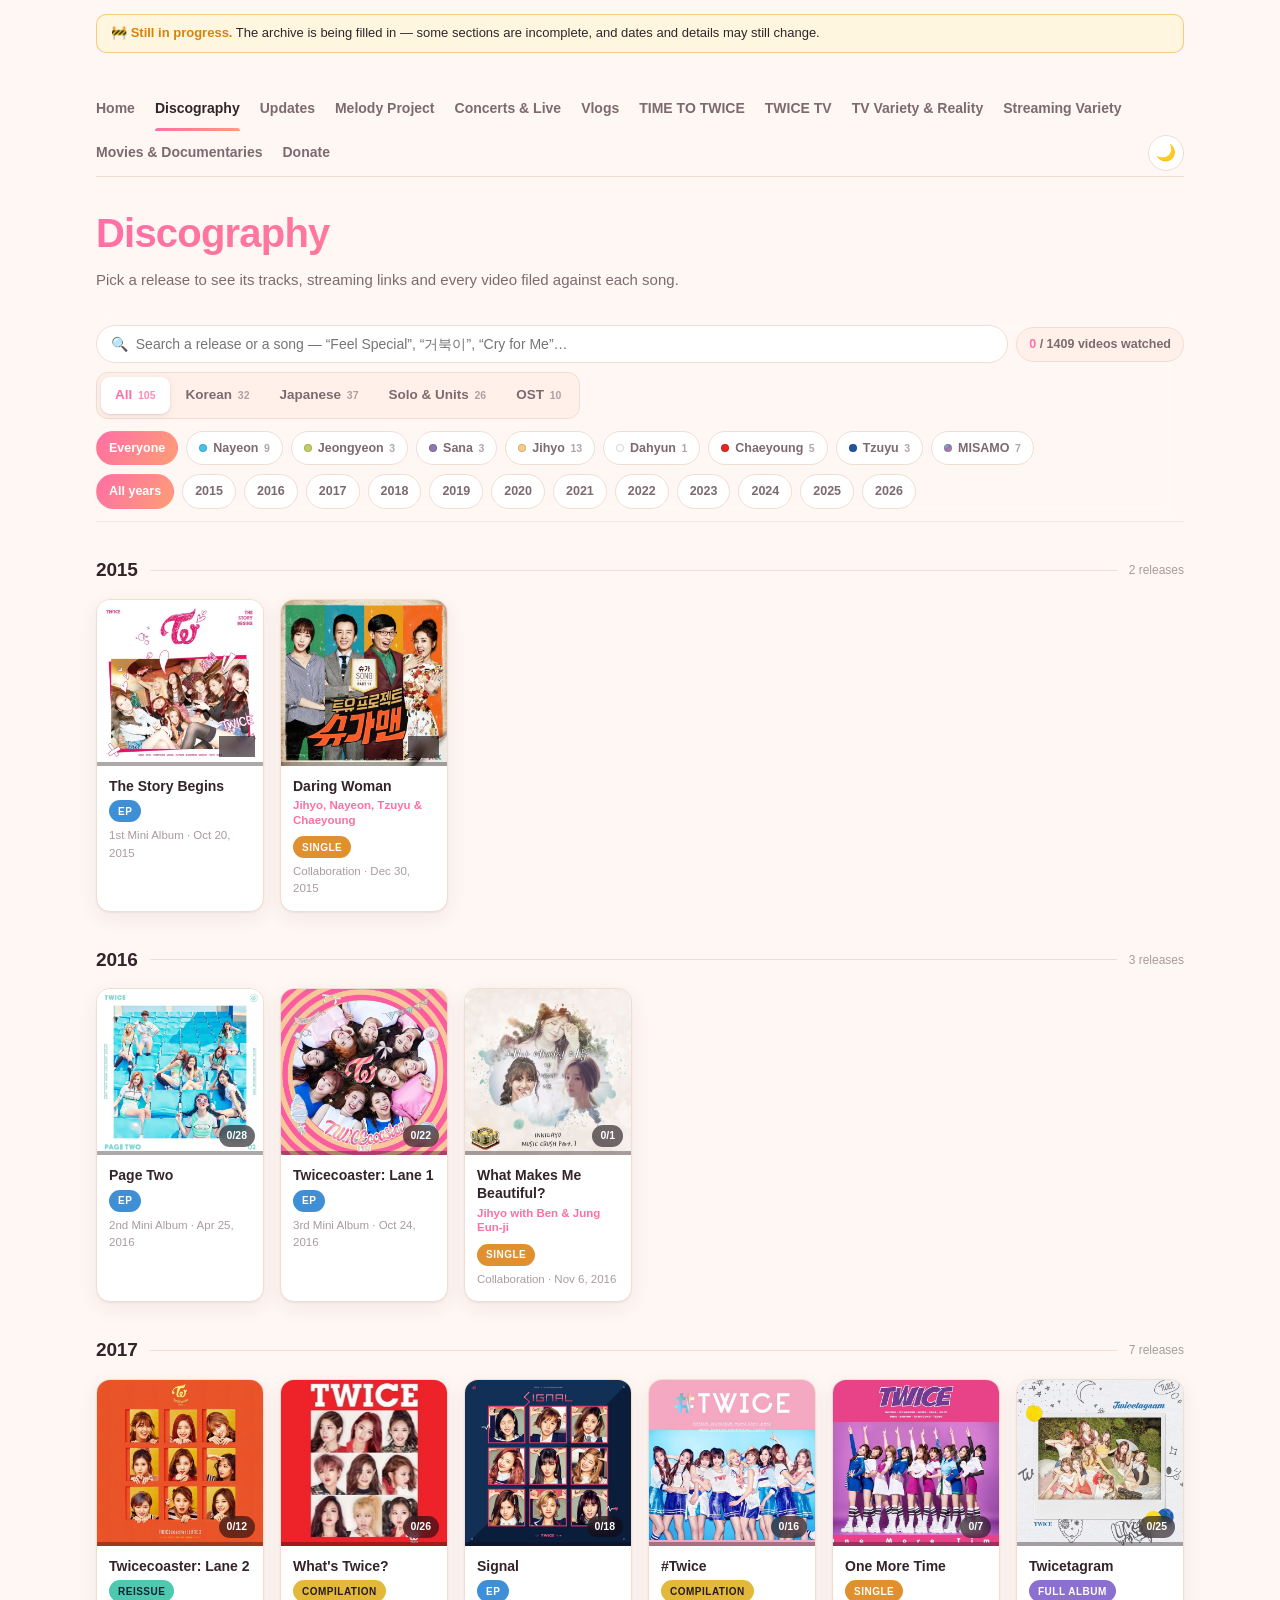
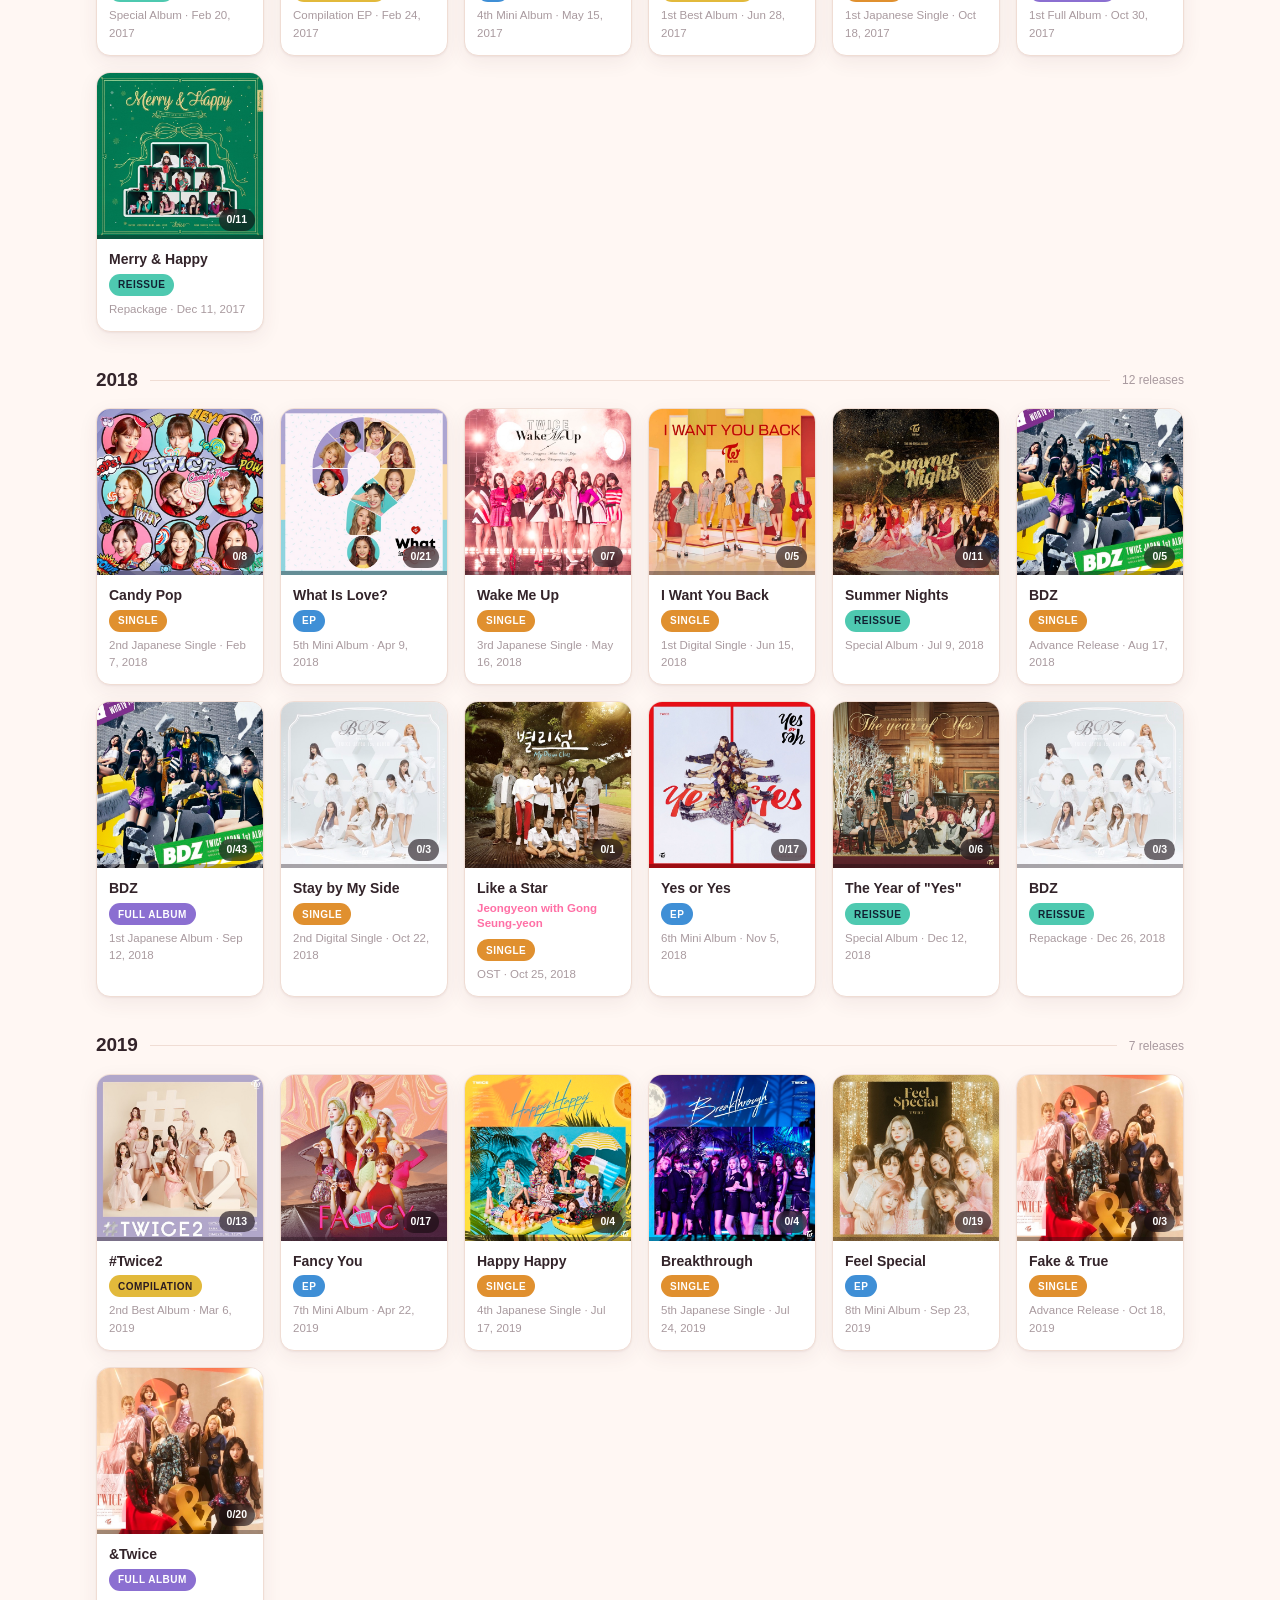
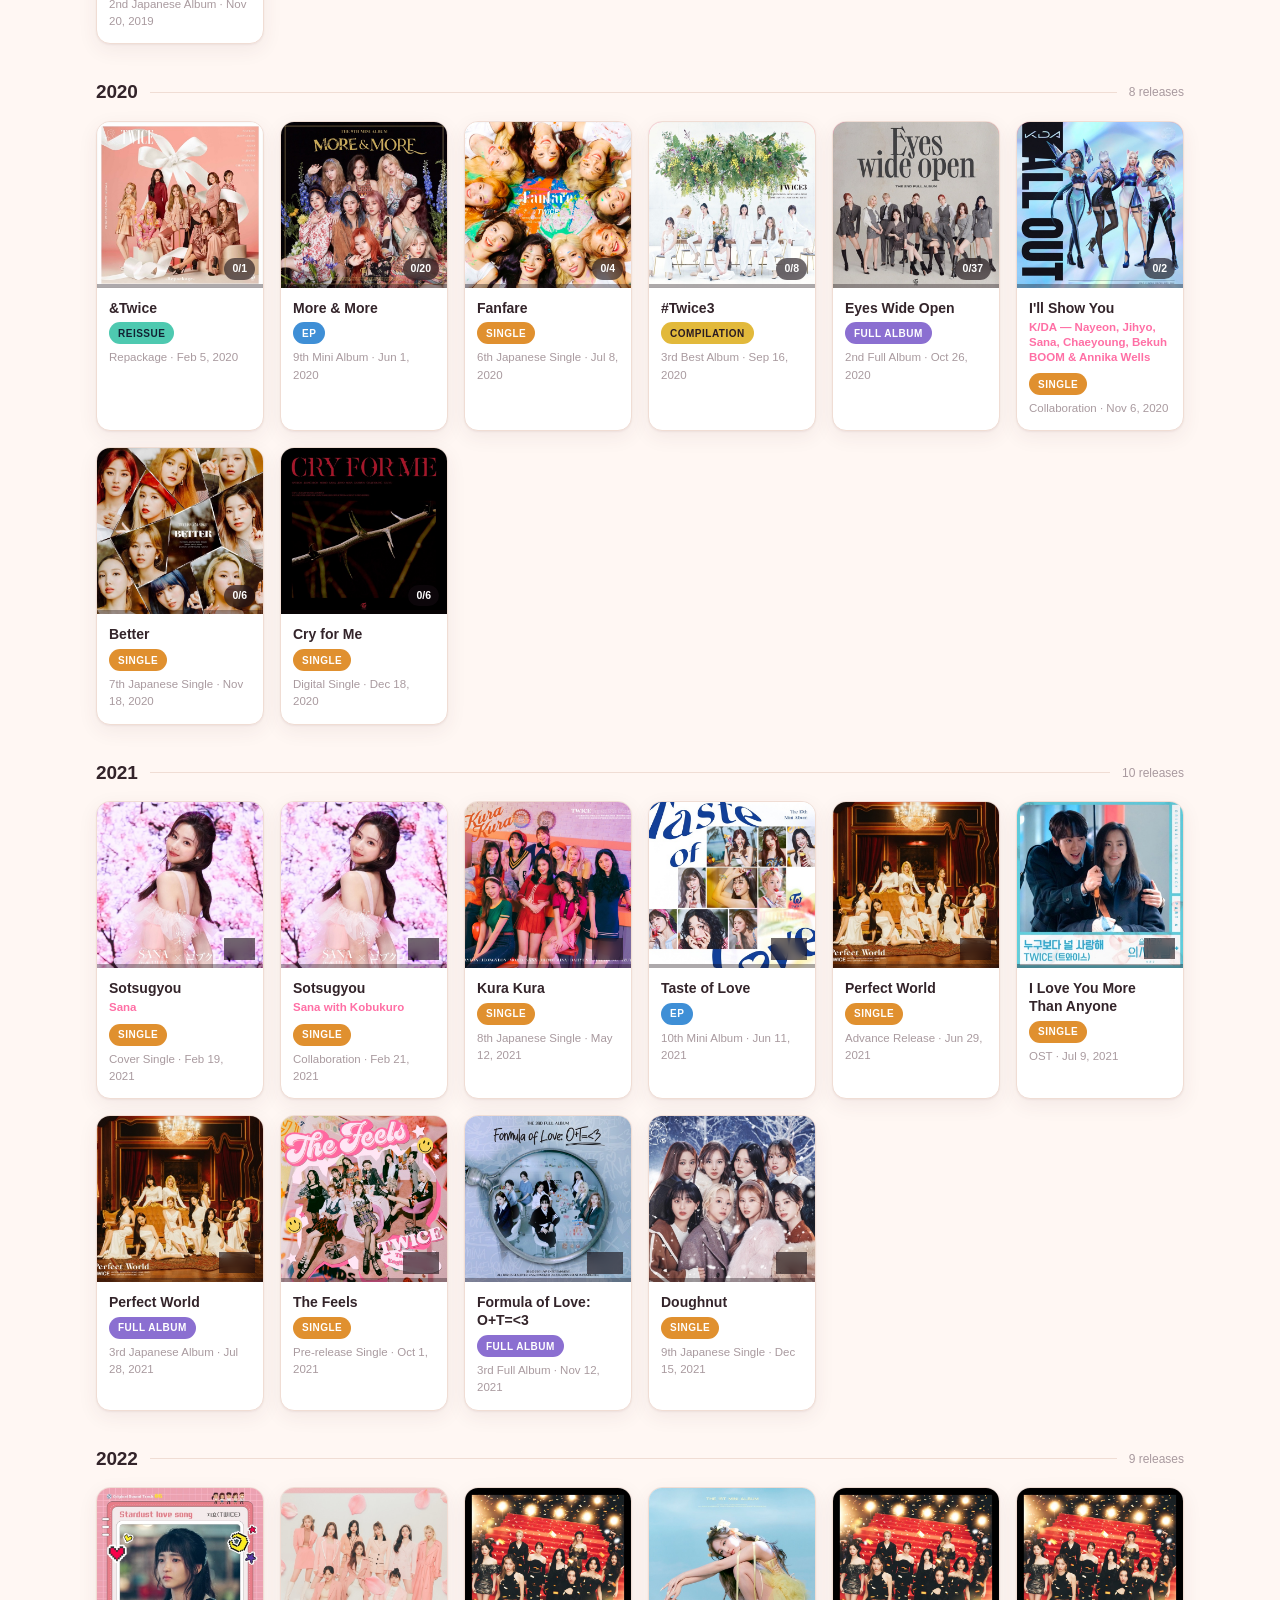
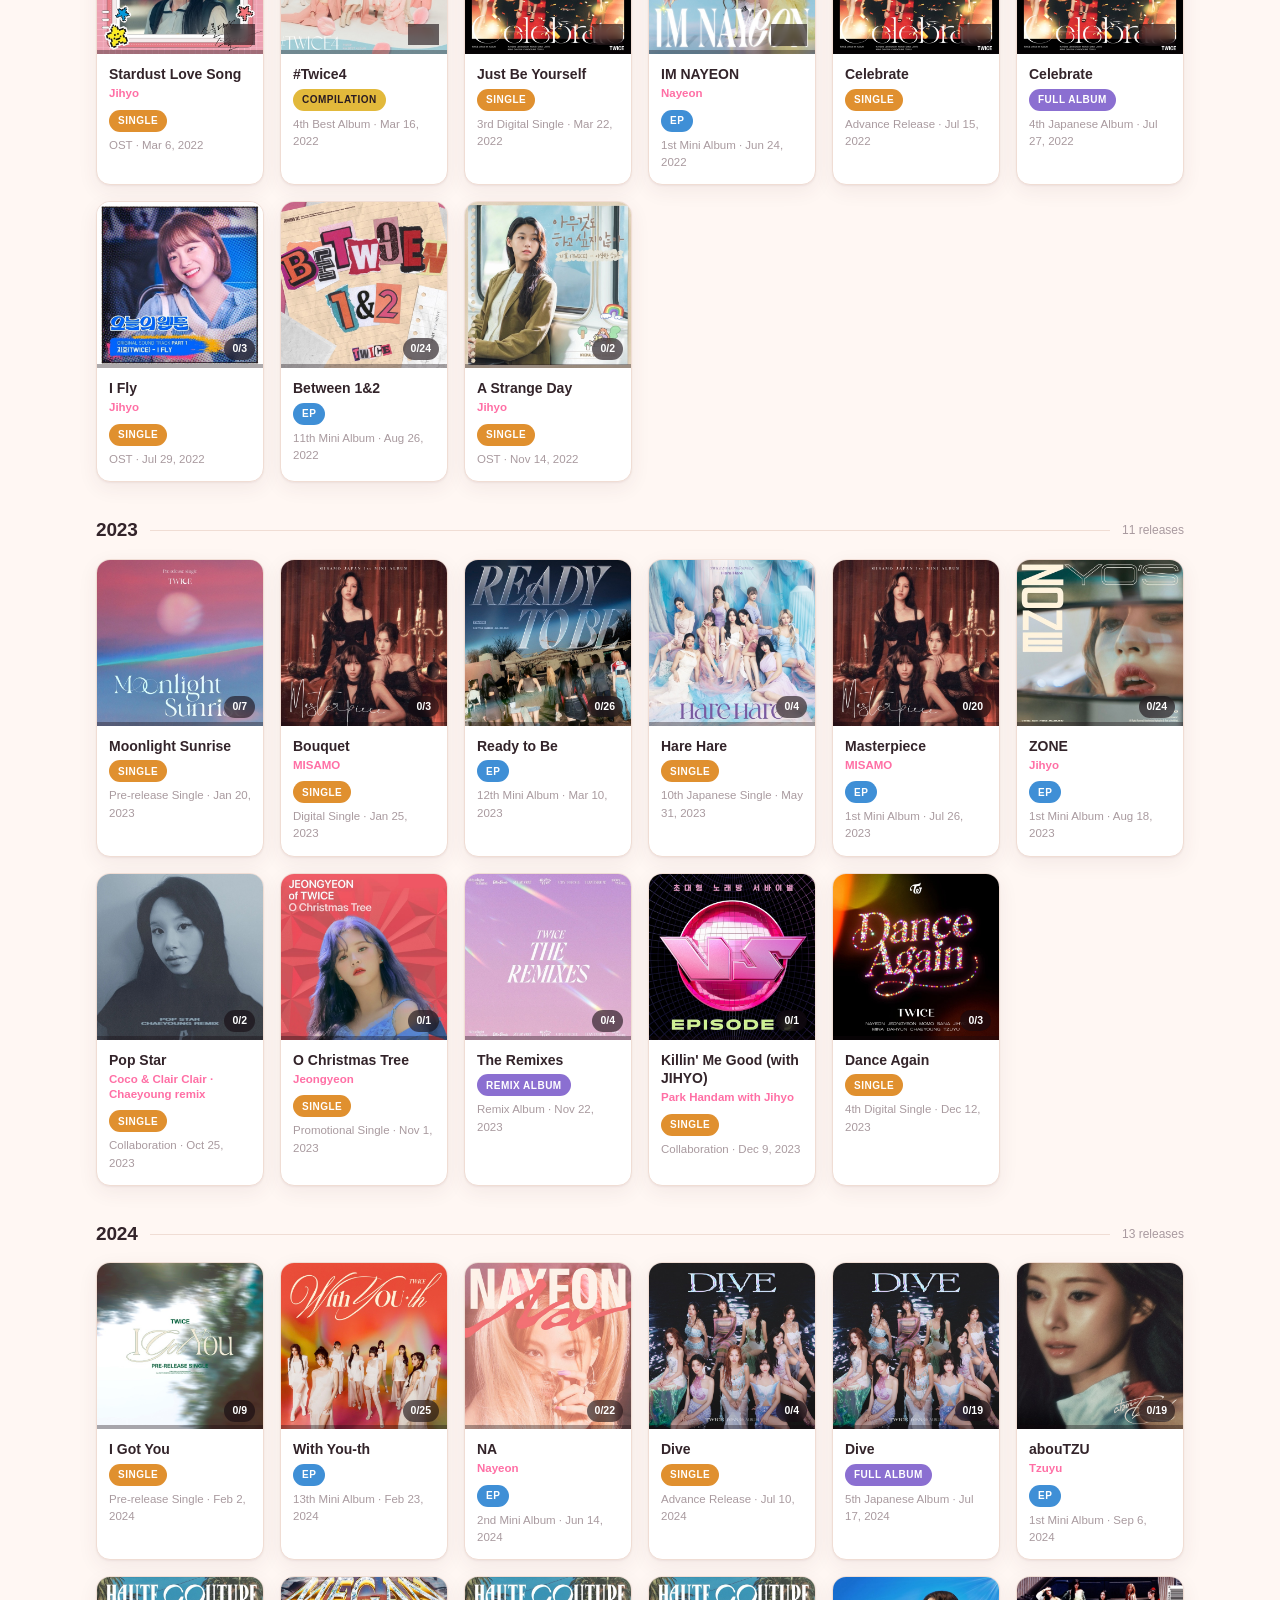
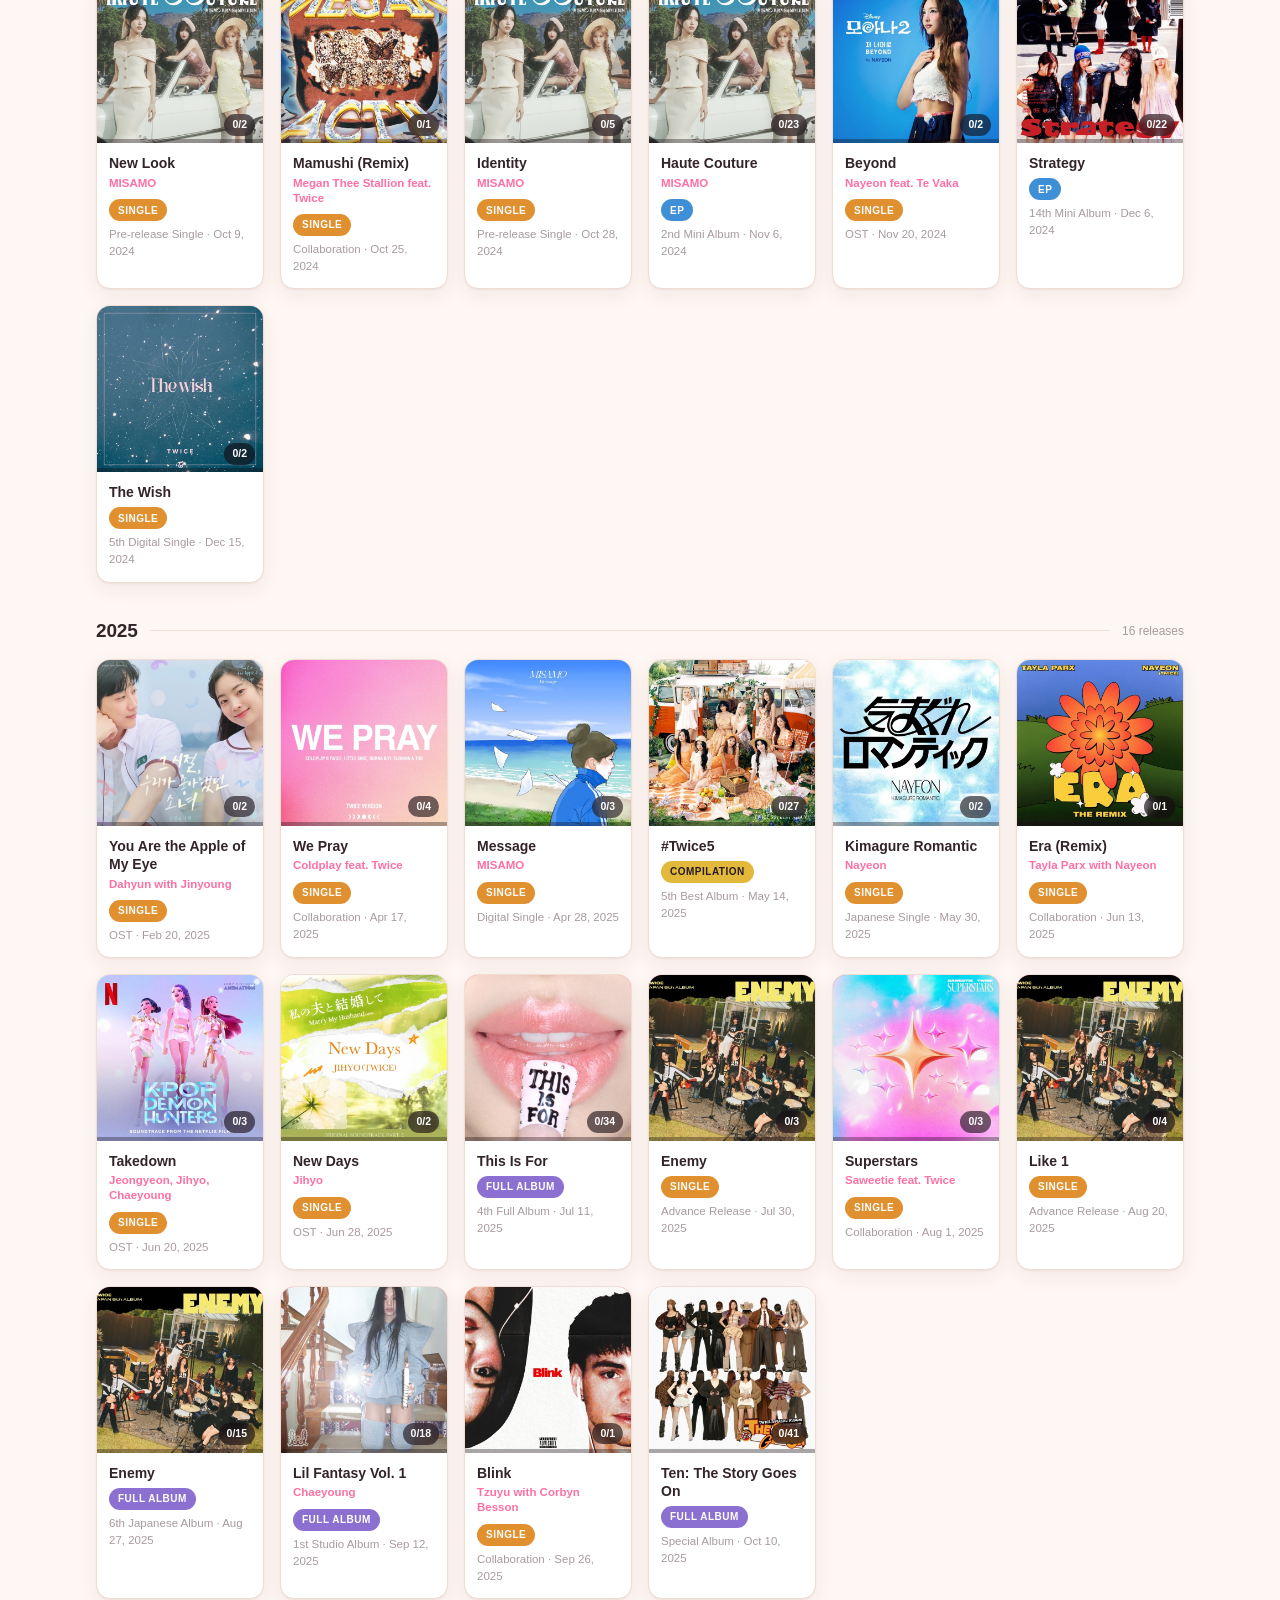
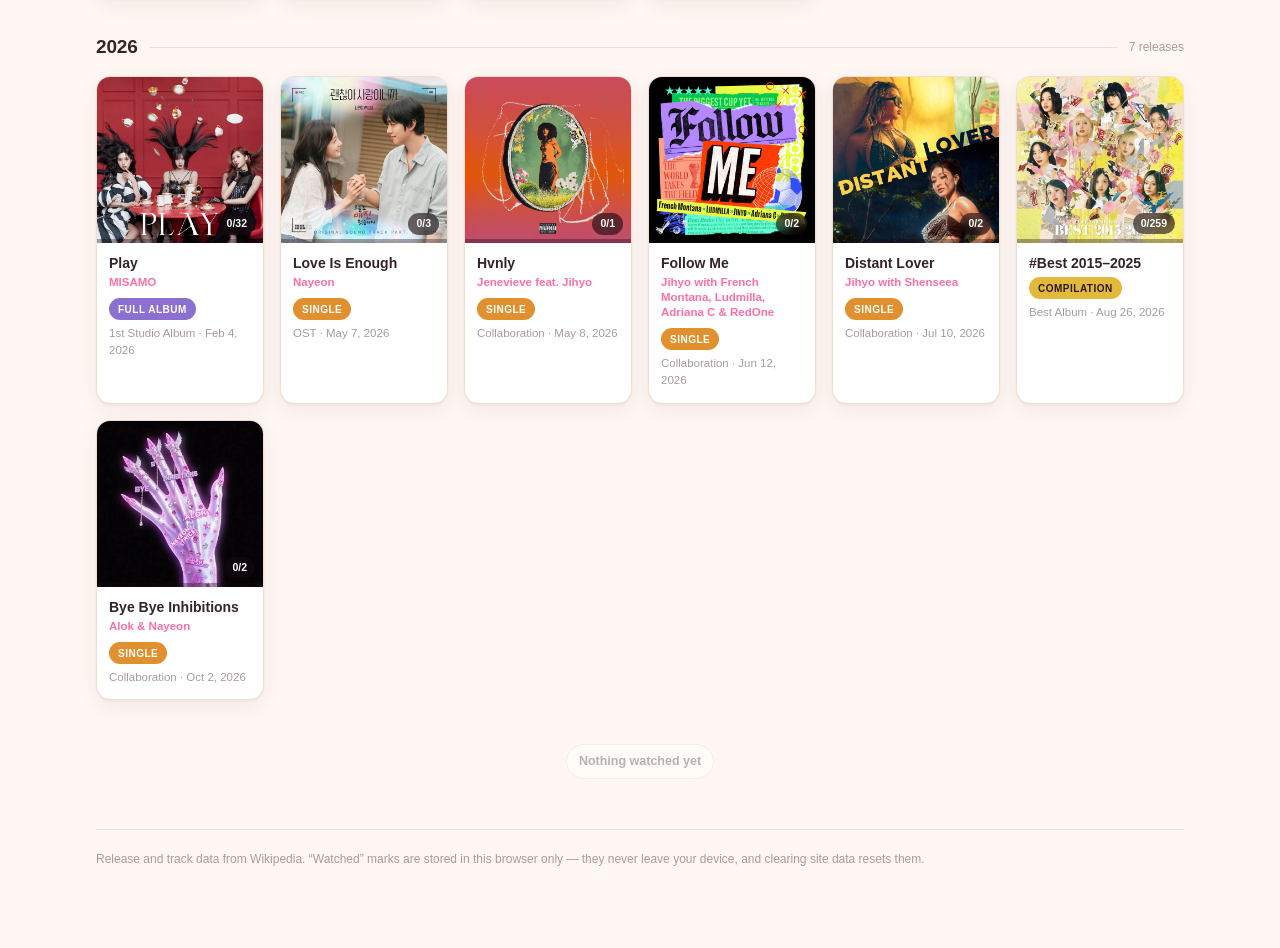
<file: discography.html>
<!DOCTYPE html>
<html lang="en" data-accent="discography">
<head>
<meta charset="UTF-8">
<meta name="viewport" content="width=device-width, initial-scale=1.0">
<title>Discography · Candybong Vault</title>
<meta name="description" content="Every TWICE Korean release with its music videos, lyric videos and performance videos.">
<link rel="icon" type="image/png" href="assets/img/favicon.png?v=281">
<link rel="apple-touch-icon" href="assets/img/apple-touch-icon.png?v=281">
<link rel="stylesheet" href="assets/css/style.css?v=281">
<script>try{var t=localStorage.getItem('twice-archive:theme');if(t==='light'||t==='dark')document.documentElement.setAttribute('data-theme',t)}catch(e){}</script>
</head>
<body>
<div class="wrap">

  <p class="wip-banner" role="status">🚧 <b>Still in progress.</b> The archive is being filled in — some sections are incomplete, and dates and details may still change.</p>

  <header class="site-head">
    <nav class="site-nav">
      <button type="button" class="theme-toggle" id="themeToggle" aria-label="Switch theme">🌙</button>
    </nav>
    <h1>Discography</h1>
    <p>Pick a release to see its tracks, streaming links and every video filed against each song.</p>
  </header>

  <div class="toolbar">
    <div class="row">
      <input type="text" class="search" id="search"
             placeholder="🔍  Search a release or a song — “Feel Special”, “거북이”, “Cry for Me”…">
      <span class="progress-pill" id="progress"></span>
    </div>
    <div class="row tabs" id="categories"><!-- Korean / Japanese / Solo chips, built by discography.js --></div>
    <div class="row" id="members"><!-- member chips, built by discography.js --></div>
    <div class="row" id="eras"><!-- year chips, built by discography.js --></div>
  </div>

  <div id="grid"></div>

  <div class="reset-row">
    <button type="button" class="chip danger" id="resetProgress">Reset watched progress</button>
  </div>

  <footer class="site-foot">
    Release and track data from Wikipedia. “Watched” marks are stored in this browser only —
    they never leave your device, and clearing site data resets them.
  </footer>

</div>

<!-- Album detail. Filled by discography.js when a cover is clicked. -->
<div class="overlay" id="overlay" role="dialog" aria-modal="true" aria-label="Release details">
  <div class="panel" id="panelBody"></div>
</div>
<!-- Previous / next release. Kept outside the overlay: its backdrop-filter
     would otherwise make these scroll with the panel instead of floating. -->
<nav class="panel-float" id="panelArrows" aria-label="Browse releases"></nav>

<script src="assets/js/core.js?v=281"></script>
<script src="assets/js/discography.js?v=281"></script>
<script src="assets/js/theme.js?v=281"></script>
</body>
</html>
</file>
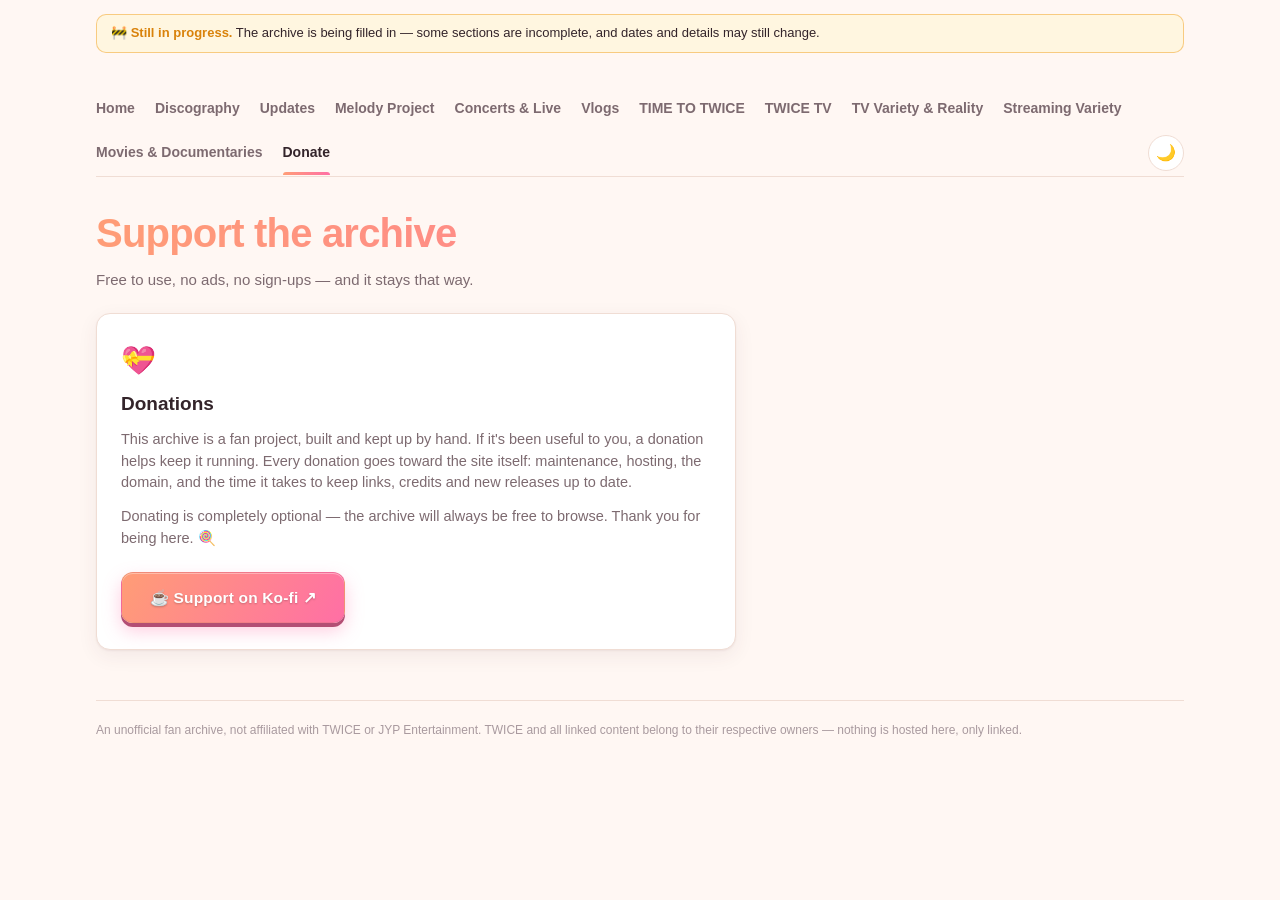
<file: donate.html>
<!DOCTYPE html>
<html lang="en">
<head>
<meta charset="UTF-8">
<meta name="viewport" content="width=device-width, initial-scale=1.0">
<title>Donate · The Candybong Vault</title>
<meta name="description" content="Support The Candybong Vault, a fan-made TWICE archive. Donations go to site maintenance and hosting.">
<link rel="icon" type="image/png" href="assets/img/favicon.png?v=281">
<link rel="apple-touch-icon" href="assets/img/apple-touch-icon.png?v=281">
<link rel="stylesheet" href="assets/css/style.css?v=281">
<script>try{var t=localStorage.getItem('twice-archive:theme');if(t==='light'||t==='dark')document.documentElement.setAttribute('data-theme',t)}catch(e){}</script>
</head>
<body>
<div class="wrap">

  <p class="wip-banner" role="status">🚧 <b>Still in progress.</b> The archive is being filled in — some sections are incomplete, and dates and details may still change.</p>

  <header class="site-head">
    <nav class="site-nav">
      <button type="button" class="theme-toggle" id="themeToggle" aria-label="Switch theme">🌙</button>
    </nav>
    <h1>Support the archive</h1>
    <p>Free to use, no ads, no sign-ups — and it stays that way.</p>
  </header>

  <section class="donate-card">
    <span class="emoji">💝</span>
    <h2>Donations</h2>
    <p>
      This archive is a fan project, built and kept up by hand. If it's been useful to you,
      a donation helps keep it running. Every donation goes toward the site itself:
      maintenance, hosting, the domain, and the time it takes to keep links, credits and
      new releases up to date.
    </p>
    <p>
      Donating is completely optional — the archive will always be free to browse.
      Thank you for being here. 🍭
    </p>

    <a class="donate-btn" href="https://ko-fi.com/jeongsatzu" target="_blank" rel="noopener">☕ Support on Ko-fi ↗</a>
  </section>

  <footer class="site-foot">
    An unofficial fan archive, not affiliated with TWICE or JYP Entertainment. TWICE and all
    linked content belong to their respective owners — nothing is hosted here, only linked.
  </footer>

</div>
<script src="assets/js/theme.js?v=281"></script>
</body>
</html>
</file>
<file: assets/css/style.css>
/* ---------------------------------------------------------------------------
   TWICE Content Archive — shared stylesheet.

   Every colour is a token on :root so the dark-mode block below only has to
   restate the handful that actually change. Pages set data-accent on <html>
   to tint themselves per section (discography, time-to-twice, …) without
   needing their own stylesheet.
--------------------------------------------------------------------------- */

:root {
  --peach:      #ff9d76;
  --candy:      #ff6fa5;
  --grape:      #8b6fd1;
  --mint:       #4ec9b0;

  --accent:     var(--peach);
  --accent-2:   var(--candy);
  --accent-ink: var(--accent);   /* accent used as text; pages with a pale accent point it at --accent-2 */

  --bg:         #fff7f3;
  --surface:    #ffffff;
  --surface-2:  #fff1ea;
  --line:       #f0ddd4;
  --line-soft:  #f7e8e1;

  --text:       #33242a;
  --text-soft:  #7d6a70;
  --text-faint: #a99a9f;

  --ok:         #2e9e6b;
  --warn:       #c97a1e;

  --radius:     14px;
  --radius-sm:  9px;
  --shadow:     0 1px 2px rgba(80,40,50,.06), 0 6px 20px rgba(80,40,50,.07);
  --shadow-lg:  0 10px 50px rgba(60,25,40,.22);

  --font: "Pretendard", -apple-system, BlinkMacSystemFont, "Segoe UI", Roboto,
          "Helvetica Neue", "Apple SD Gothic Neo", "Malgun Gothic", sans-serif;
}

/* Section tints. Each page sets one on <html>. */
:root[data-accent="discography"] { --accent: var(--candy);  --accent-2: var(--peach); }
:root[data-accent="shows"]       { --accent: var(--grape);  --accent-2: var(--candy); }
/* Updates through Movies & Documentaries each wear one member's colour, in menu
   order, fading into a deeper shade of it (the member hex matches MEMBER_COLORS in core.js). */
:root[data-accent="updates"]     { --accent: #49c0ec; --accent-2: #1f7fb8; } /* Nayeon */
:root[data-accent="covers"]      { --accent: #c4cc63; --accent-2: #737d1c; } /* Jeongyeon (her Lovely's green) */
:root[data-accent="live"]        { --accent: #e67ea3; --accent-2: #c2457e; } /* Momo */
:root[data-accent="vlogs"]       { --accent: #8c79b4; --accent-2: #5b4596; } /* Sana */
:root[data-accent="ttt"]         { --accent: #f9cc85; --accent-2: #e0913a; } /* Jihyo */
:root[data-accent="twicetv"]     { --accent: #62dab4; --accent-2: #1f9a76; } /* Mina (her Lovely's mint) */
/* Dahyun's white. White vanishes on the light page, so there it's silver;
   the dark page gets the pearl white itself (set below, with the dark inks). */
:root[data-accent="variety"]     { --accent: #c9c4ce; --accent-2: #8a8490; } /* Dahyun */
:root[data-accent="streaming"]   { --accent: #e62722; --accent-2: #a8151a; } /* Chaeyoung */
:root[data-accent="movies"]      { --accent: #2253a3; --accent-2: #163a78; } /* Tzuyu */
:root:is([data-accent="covers"], [data-accent="live"], [data-accent="vlogs"],
      [data-accent="twicetv"], [data-accent="variety"], [data-accent="updates"],
      [data-accent="ttt"], [data-accent="streaming"], [data-accent="movies"]) { --accent-ink: var(--accent-2); }
/* Silver is too light to read as text on the light page; a deeper grey does. */
:root[data-accent="variety"] { --accent-ink: #6d6772; }
/* …but on the dark background it's the bright member colour that reads. */
@media (prefers-color-scheme: dark) {
  :root:not([data-theme="light"]) { --accent-ink: var(--accent); }
}
:root[data-theme="dark"] { --accent-ink: var(--accent); }
/* Tzuyu's navy is too dark to read on the dark background; lift it. */
@media (prefers-color-scheme: dark) {
  :root[data-accent="movies"]:not([data-theme="light"]) { --accent-ink: #7fa6ea; }
}
:root[data-accent="movies"][data-theme="dark"] { --accent-ink: #7fa6ea; }
@media (prefers-color-scheme: dark) {
  :root[data-accent="variety"]:not([data-theme="light"]) { --accent: #f4f2f6; --accent-2: #bcb7c1; --accent-ink: #f4f2f6; }
}
:root[data-accent="variety"][data-theme="dark"] { --accent: #f4f2f6; --accent-2: #bcb7c1; --accent-ink: #f4f2f6; }
/* Jeongyeon's green, Jihyo's apricot, Mina's mint and Dahyun's white are too pale for white text on a selected chip. */
:root:is([data-accent="covers"], [data-accent="ttt"], [data-accent="twicetv"], [data-accent="variety"]) .chip.on { color: #2a1b22; }

@media (prefers-color-scheme: dark) {
  :root:not([data-theme="light"]) {
    --bg:        #171114;
    --surface:   #211820;
    --surface-2: #2b2029;
    --line:      #3a2c36;
    --line-soft: #312430;
    --text:      #f6ecf1;
    --text-soft: #bda9b5;
    --text-faint:#8e7a86;
    --ok:        #5fd39b;
    --warn:      #e0a457;
    --shadow:    0 1px 2px rgba(0,0,0,.35), 0 6px 20px rgba(0,0,0,.35);
    --shadow-lg: 0 10px 50px rgba(0,0,0,.6);
  }
}
:root[data-theme="dark"] {
  --bg:#171114; --surface:#211820; --surface-2:#2b2029; --line:#3a2c36;
  --line-soft:#312430; --text:#f6ecf1; --text-soft:#bda9b5; --text-faint:#8e7a86;
  --ok:#5fd39b; --warn:#e0a457;
  --shadow:0 1px 2px rgba(0,0,0,.35), 0 6px 20px rgba(0,0,0,.35);
  --shadow-lg:0 10px 50px rgba(0,0,0,.6);
}

* { box-sizing: border-box; }

body {
  margin: 0;
  font-family: var(--font);
  background: var(--bg);
  color: var(--text);
  -webkit-font-smoothing: antialiased;
  line-height: 1.5;
}

a { color: inherit; }

.wrap { max-width: 1120px; margin: 0 auto; padding: 0 16px 80px; }

/* ---------- header ---------- */

.site-head { padding: 34px 0 22px; }

/* Site-wide notice while the archive is being filled in. Remove the <p> from
   each page when it's done. */
.wip-banner {
  margin: 14px 0 0; padding: 9px 14px;
  border: 1px solid color-mix(in srgb, #f0980d 45%, transparent);
  border-radius: 10px;
  background: color-mix(in srgb, #ffc224 14%, var(--surface));
  color: var(--text); font-size: 13px; line-height: 1.45;
}
.wip-banner b { color: #d9820a; }

/* Site navigation reads as a menu bar — plain links on a rule, the current
   page underlined — so it can't be mistaken for the filter pills below it. */
.site-nav {
  display: flex; flex-wrap: wrap; gap: 0 20px; align-items: center;
  margin-bottom: 26px;
  border-bottom: 1px solid var(--line);
}
.site-nav a {
  position: relative;
  text-decoration: none; font-size: 14px; font-weight: 600;
  color: var(--text-soft);
  padding: 11px 0;
}
.site-nav a:hover { color: var(--text); }
.site-nav a.on { color: var(--text); }
.site-nav a.on::after {
  content: ""; position: absolute; left: 0; right: 0; bottom: -1px;
  height: 3px; border-radius: 3px 3px 0 0;
  background: linear-gradient(90deg, var(--accent), var(--accent-2));
}

/* Light / dark toggle, pushed to the right end of the nav row. */
.theme-toggle {
  margin: 5px 0 5px auto;
  width: 36px; height: 36px; border-radius: 999px;
  display: inline-grid; place-items: center;
  font-size: 16px; line-height: 1; cursor: pointer;
  border: 1px solid var(--line); background: var(--surface);
  transition: border-color .15s ease, transform .15s ease;
}
.theme-toggle:hover { border-color: var(--accent); transform: rotate(-12deg); }
.theme-toggle:focus-visible { outline: 2px solid var(--accent); outline-offset: 2px; }

.site-head h1 {
  margin: 0 0 6px;
  font-size: clamp(26px, 5vw, 40px);
  letter-spacing: -.02em;
  background: linear-gradient(100deg, var(--accent), var(--accent-2));
  -webkit-background-clip: text; background-clip: text;
  -webkit-text-fill-color: transparent;
}
/* The home page's site name: capitals from CSS rather than typed, so screen
   readers still read it as words. Loosened, since caps crowd at -.02em. */
.site-head h1.site-title { text-transform: uppercase; letter-spacing: .04em; }
.site-head p { margin: 0; color: var(--text-soft); font-size: 15px; }
/* ---------- Get to Know TWICE (home page) ---------- */

/* A rule under the section sets it apart from the archive cards below. */
.intro {
  margin: 8px 0 30px; padding-bottom: 32px;
  border-bottom: 1px solid var(--line);
}
.intro-title { margin: 0 0 4px; font-size: 20px; }
.intro-lede { margin: 0 0 14px; font-size: 14px; color: var(--text-soft); }
.intro-grid {
  display: grid; gap: 14px;
  grid-template-columns: repeat(auto-fill, minmax(260px, 1fr));
}
.intro-card {
  display: flex; flex-direction: column; text-decoration: none;
  background: var(--surface);
  border: 1px solid var(--line);
  border-radius: var(--radius);
  overflow: hidden;
  box-shadow: var(--shadow);
  transition: transform .15s ease, border-color .15s ease;
}
.intro-card:hover { transform: translateY(-3px); border-color: var(--accent); }
/* min-height: 0, or a flex column lets the 4:3 YouTube image stretch the box past 16:9. */
.intro-card .thumb { position: relative; display: block; aspect-ratio: 16 / 9; min-height: 0; overflow: hidden; background: var(--surface-2); }
.intro-card .thumb img { width: 100%; height: 100%; object-fit: cover; display: block; }
.intro-card .thumb i {
  position: absolute; right: 8px; bottom: 8px;
  font-style: normal; font-size: 11.5px; font-weight: 700; color: #fff;
  padding: 2px 6px; border-radius: 5px; background: rgba(0,0,0,.72);
}
.intro-card .body { display: block; padding: 12px 14px 14px; }
.intro-card b { display: block; font-size: 15px; margin-bottom: 3px; }
.intro-card small { display: block; font-size: 12.5px; color: var(--text-soft); }

/* First-song picks: intro cards with a "who it's for" tag over the title and a
   second link along the bottom, so the card is an <article> holding two links
   rather than one link itself. */
.intro-picks { margin-top: 22px; }
/* Narrower minimum than the cards above, so all five picks share a row on a
   laptop instead of leaving one on its own. */
.intro-picks .intro-grid { grid-template-columns: repeat(auto-fill, minmax(196px, 1fr)); }
.pick-card .pick-main { display: flex; flex-direction: column; flex: 1; text-decoration: none; }
.pick-card .pick-main:focus-visible,
.pick-card .pick-more:focus-visible { outline: 2px solid var(--accent); outline-offset: -2px; }
/* Not in capitals like the other badges: "Korea's National Anthem" in caps
   is too wide for a card when five share a row. */
.pick-for {
  display: inline-block; margin-bottom: 7px; padding: 2px 9px;
  font-size: 11px; font-weight: 700; letter-spacing: .01em;
  color: #fff; border-radius: 999px;
  background: linear-gradient(135deg, var(--accent), var(--accent-2));
}
.pick-more {
  display: block; padding: 9px 14px;
  font-size: 12.5px; font-weight: 600; text-decoration: none; color: var(--accent-ink);
  border-top: 1px solid var(--line-soft);
}
.pick-more:hover { background: var(--surface-2); }

/* Other fan sites: a row of pill buttons under the intro cards. */
.intro-sites { margin-top: 22px; }
.intro-picks h3,
.intro-sites h3 {
  margin: 0 0 10px; font-size: 11.5px; font-weight: 700;
  text-transform: uppercase; letter-spacing: .06em; color: var(--text-soft);
}
.site-links { display: flex; flex-wrap: wrap; gap: 10px; }
.site-link {
  display: inline-flex; align-items: center; gap: 11px;
  max-width: 100%; padding: 9px 16px 9px 10px;
  text-decoration: none; color: var(--text);
  background: var(--surface);
  border: 1px solid var(--line); border-radius: 999px;
  box-shadow: var(--shadow);
  transition: transform .15s ease, border-color .15s ease;
}
.site-link:hover { transform: translateY(-2px); border-color: var(--accent); }
.site-link:focus-visible { outline: 2px solid var(--accent); outline-offset: 2px; }
.site-link .ico {
  flex: none; width: 34px; height: 34px; border-radius: 999px;
  display: grid; place-items: center; font-size: 17px;
  background: linear-gradient(135deg, var(--accent), var(--accent-2));
}
.site-link .txt { min-width: 0; }
.site-link b { display: block; font-size: 14px; line-height: 1.25; }
.site-link small { display: block; font-size: 12px; color: var(--text-soft); }
.site-link .go { flex: none; margin-left: 2px; font-size: 14px; font-weight: 700; color: var(--accent-ink); transition: transform .15s ease; }
.site-link:hover .go { transform: translate(2px, -2px); }

/* ---------- hub cards ---------- */

.hub-grid {
  display: grid; gap: 14px;
  grid-template-columns: repeat(auto-fill, minmax(240px, 1fr));
  margin-top: 8px;
}
.hub-card {
  display: block; text-decoration: none;
  background: var(--surface);
  border: 1px solid var(--line);
  border-radius: var(--radius);
  padding: 20px;
  box-shadow: var(--shadow);
  transition: transform .15s ease, border-color .15s ease;
}
.hub-card:hover { transform: translateY(-3px); border-color: var(--accent); }
.hub-card.soon { opacity: .55; pointer-events: none; }
.hub-card .emoji { font-size: 26px; display: block; margin-bottom: 10px; }
.hub-card h2 { margin: 0 0 5px; font-size: 17px; }
.hub-card p { margin: 0; font-size: 13px; color: var(--text-soft); }
.hub-card .tag {
  display: inline-block; margin-top: 12px; font-size: 11px; font-weight: 700;
  text-transform: uppercase; letter-spacing: .05em; color: var(--accent-ink);
}
/* Watched totals under the Discography card's tag, filled in by index.html
   from what discography.js last counted. */
.hub-progress { display: block; margin-top: 10px; font-size: 12px; color: var(--text-soft); }
.hub-progress .bar {
  display: block; height: 4px; border-radius: 999px; margin-bottom: 6px;
  background: var(--line); overflow: hidden;
}
.hub-progress .bar b {
  display: block; height: 100%;
  background: linear-gradient(90deg, var(--accent), var(--accent-2));
}
.hub-progress > b { color: var(--accent-ink); }
.hub-progress.done { color: var(--ok); font-weight: 600; }
.hub-progress.done .bar b { background: var(--ok); }

/* ---------- toolbar ---------- */

.toolbar {
  position: sticky; top: 0; z-index: 20;
  background: color-mix(in srgb, var(--bg) 88%, transparent);
  backdrop-filter: blur(10px);
  border-bottom: 1px solid var(--line-soft);
  padding: 12px 0;
  margin-bottom: 20px;
}
/* theme.js tucks the toolbar away while you scroll down the list and
   brings it back as soon as you scroll up. */
.toolbar { transition: transform .25s ease; }
.toolbar.tucked { transform: translateY(calc(-100% - 1px)); }
.toolbar .row { display: flex; flex-wrap: wrap; gap: 8px; align-items: center; }
.toolbar .row + .row { margin-top: 9px; }

.search {
  flex: 1 1 220px; min-width: 0;
  padding: 10px 14px; font-size: 14px; font-family: inherit;
  color: var(--text);
  background: var(--surface);
  border: 1px solid var(--line); border-radius: 999px;
}
.search:focus { outline: 2px solid var(--accent); outline-offset: 1px; border-color: transparent; }

.chip {
  font: inherit; font-size: 12.5px; font-weight: 600;
  color: var(--text-soft); cursor: pointer;
  padding: 7px 12px; border-radius: 999px;
  border: 1px solid var(--line); background: var(--surface);
}
.chip:hover { color: var(--text); }
.chip.on {
  color: #fff; border-color: transparent;
  background: linear-gradient(120deg, var(--accent), var(--accent-2));
}

/* The page's main split (Melody Project / Cover Project…, Tours / Festivals…)
   is a segmented control rather than more pills: one tinted track, the chosen
   segment lifted out of it. It wraps inside the track rather than scrolling:
   a page with many series (TV Variety) outgrows one line, and a mouse can't
   swipe a hidden-scrollbar row sideways. */
.toolbar .row.tabs {
  display: inline-flex; flex-wrap: wrap; gap: 2px;
  max-width: 100%;
  padding: 4px; border-radius: 12px;
  background: var(--surface-2); border: 1px solid var(--line);
}
.tabs .chip {
  flex: none; white-space: nowrap;
  font-size: 13.5px; padding: 8px 14px; border-radius: 9px;
  border: 0; background: transparent;
}
.tabs .chip.on {
  color: var(--accent-ink); background: var(--surface);
  box-shadow: 0 1px 2px rgba(80,40,50,.10), 0 2px 8px rgba(80,40,50,.08);
}
/* In the dark the surface is darker than the track, so a white-card lift
   would read as sunken — tint the chosen segment with the accent instead. */
@media (prefers-color-scheme: dark) {
  :root:not([data-theme="light"]) .tabs .chip.on {
    color: var(--text); box-shadow: none;
    background: color-mix(in srgb, var(--accent) 32%, var(--surface-2));
  }
}
:root[data-theme="dark"] .tabs .chip.on {
  color: var(--text); box-shadow: none;
  background: color-mix(in srgb, var(--accent) 32%, var(--surface-2));
}
.toolbar .row.tabs + .row { margin-top: 12px; }

/* Past a handful of series, live.js swaps the tabs for one dropdown: a pill
   the size of the search box, with its own chevron in place of the browser's. */
.series-picker {
  position: relative; display: inline-flex; align-items: center; gap: 10px;
  max-width: 100%;
}
.picker-label {
  font-size: 12px; font-weight: 700; letter-spacing: .06em; text-transform: uppercase;
  color: var(--text-soft);
}
.series-picker select {
  appearance: none; -webkit-appearance: none;
  min-width: 260px; max-width: 100%; min-height: 40px;
  padding: 9px 40px 9px 16px;
  font: inherit; font-size: 14px; font-weight: 600; color: var(--text);
  background: var(--surface-2); cursor: pointer;
  border: 1px solid var(--line); border-radius: 12px;
  text-overflow: ellipsis;
}
.series-picker select:hover { border-color: var(--accent); }
.series-picker select:focus-visible { outline: 2px solid var(--accent); outline-offset: 1px; }
.series-picker::after {
  content: ''; position: absolute; right: 16px; top: 50%;
  width: 7px; height: 7px; margin-top: -5px; pointer-events: none;
  border-right: 2px solid var(--text-soft); border-bottom: 2px solid var(--text-soft);
  transform: rotate(45deg);
}
.toolbar .row.picker + .row { margin-top: 12px; }

/* On a phone the nav doesn't fit one line, and wrapping it leaves the first
   row's underline floating off the rule. Keep it one row that swipes sideways,
   with the theme toggle pinned at the right end over a fade. The main tabs wrap
   inside their track instead, so no category hides off the edge. A mouse
   has no swipe, so theme.js turns the wheel sideways on the nav row. */
@media (max-width: 640px) {
  .site-nav {
    flex-wrap: nowrap; gap: 0 18px;
    overflow-x: auto; scrollbar-width: none;
  }
  .site-nav::-webkit-scrollbar { display: none; }
  .site-nav a { flex: none; white-space: nowrap; }
  .site-nav a.on::after { bottom: 0; }       /* the scroller clips anything below its edge */
  .theme-toggle {
    position: sticky; right: 0; flex: none;
    /* a solid ring, then a fade, so links slide out of sight under it */
    box-shadow: 0 0 0 6px var(--bg), -26px 0 16px 2px var(--bg);
  }
  .toolbar .row.tabs { display: flex; flex-wrap: wrap; }
  .toolbar .row:first-child { flex-wrap: nowrap; }   /* search and progress share one line */
  .search { flex-basis: 0; }

  /* Wrapped member and year chips stacked up to fill most of a phone screen,
     and the toolbar is sticky, so they stayed there. Give each row one line
     that swipes sideways and runs to the screen edges. */
  .toolbar .row:not(.tabs):not(.picker):not(:first-child) {
    flex-wrap: nowrap; overflow-x: auto; scrollbar-width: none;
    margin-inline: -16px; padding-inline: 16px;
  }
  .toolbar .row:not(.tabs):not(.picker):not(:first-child)::-webkit-scrollbar { display: none; }
  .toolbar .row:not(.tabs):not(.picker):not(:first-child) > * { flex: none; white-space: nowrap; }

  /* The dropdown stretches to the full width beside its label. */
  .series-picker { display: flex; flex: 1; }
  .series-picker select { flex: 1; min-width: 0; }

}

/* Count beside a filter chip's label. */
.chip-n {
  font-size: 10.5px; font-weight: 700; opacity: .6;
  margin-left: 2px;
}
.chip.on .chip-n { opacity: .8; }

.spacer { flex: 1 1 auto; }

.progress-pill {
  font-size: 12.5px; font-weight: 600; color: var(--text-soft);
  padding: 7px 12px; border-radius: 999px;
  background: var(--surface-2); border: 1px solid var(--line);
  white-space: nowrap;
}
.progress-pill b { color: var(--accent-ink); }

/* ---------- album grid ---------- */

.era-head {
  display: flex; align-items: center; gap: 12px;
  margin: 34px 0 14px;
}
.era-head h2 { margin: 0; font-size: 19px; letter-spacing: -.01em; }
.era-head .rule { flex: 1; height: 1px; background: var(--line); }
.era-head .count { font-size: 12px; color: var(--text-faint); }
.era-head .era-years { margin-left: 4px; font-size: 14px; font-weight: 600; color: var(--text-faint); }

/* A season inside a series section (Vlogs: TW-LOG's Secret Friend, its tours). */
.season-head {
  display: flex; align-items: baseline; gap: 10px;
  margin: 22px 0 10px; padding-left: 10px;
  border-left: 3px solid var(--accent);
}
.season-head h3 { margin: 0; font-size: 15px; }
.season-head .count { font-size: 12px; color: var(--text-faint); }

/* The link button at the end of a series or season heading (core.js
   shareButton). Once clicked it shows a tick and a "Link copied" tip. */
.share-btn {
  position: relative; flex: none; align-self: center;
  display: grid; place-items: center; width: 26px; height: 26px; padding: 0;
  color: var(--text-faint); background: transparent;
  border: 1px solid var(--line); border-radius: 999px; cursor: pointer;
  transition: color .15s ease, border-color .15s ease;
}
.season-head .share-btn { margin-left: auto; }
.share-btn svg {
  width: 14px; height: 14px;
  fill: none; stroke: currentColor; stroke-width: 1.6; stroke-linecap: round; stroke-linejoin: round;
}
.share-btn:hover, .share-btn.done { color: var(--accent-ink); border-color: var(--accent); }
.share-btn:focus-visible { outline: 2px solid var(--accent); outline-offset: 2px; }
.share-btn.done::after {
  content: attr(data-tip);
  position: absolute; right: 0; bottom: calc(100% + 6px);
  padding: 3px 8px; white-space: nowrap;
  font-size: 11.5px; font-weight: 600; color: var(--text);
  background: var(--surface); border: 1px solid var(--line); border-radius: 6px;
  box-shadow: var(--shadow); pointer-events: none;
}
/* A link scrolls its heading to the top; leave a little room above it. */
[data-anchor] { scroll-margin-top: 14px; }
.see-also a { color: var(--accent-ink); font-weight: 600; }
.season-summary {
  margin: -4px 0 12px; padding-left: 13px; max-width: 70ch;
  font-size: 13px; line-height: 1.5; color: var(--text-soft);
}

.album-grid {
  display: grid; gap: 16px;
  grid-template-columns: repeat(auto-fill, minmax(168px, 1fr));
}

.album-card {
  display: flex; flex-direction: column; text-align: left;
  font: inherit; color: inherit; cursor: pointer;
  padding: 0; border: 1px solid var(--line); border-radius: var(--radius);
  background: var(--surface); overflow: hidden;
  box-shadow: var(--shadow);
  transition: transform .15s ease, border-color .15s ease;
}
.album-card:hover { transform: translateY(-3px); border-color: var(--accent); }

.cover {
  position: relative; aspect-ratio: 1 / 1; width: 100%;
  background: linear-gradient(135deg, var(--accent), var(--accent-2));
  display: grid; place-items: center; overflow: hidden;
}
.cover img { width: 100%; height: 100%; object-fit: cover; display: block; }
/* Stand-in when no cover art has been dropped into assets/img/covers yet. */
.cover .initials {
  font-size: 30px; font-weight: 800; color: #fff;
  letter-spacing: -.03em; text-shadow: 0 2px 10px rgba(0,0,0,.25);
}
.cover .ring {
  position: absolute; right: 8px; bottom: 8px;
  font-size: 10.5px; font-weight: 700; color: #fff;
  padding: 3px 8px; border-radius: 999px;
  background: rgba(20,10,16,.6); backdrop-filter: blur(4px);
}
.cover .ring.done { background: var(--ok); }

/* Watched progress on a cover. The bar along the bottom fills as videos are
   watched; a finished release also gets a tick, a dimmed cover and a green
   frame so it reads as done from across the grid. */
.cover .bar {
  position: absolute; left: 0; right: 0; bottom: 0; height: 4px;
  background: rgba(20,10,16,.35);
}
.cover .bar i { display: block; height: 100%; background: var(--accent); transition: width .2s ease; }
.cover .tick {
  position: absolute; left: 8px; top: 8px;
  width: 26px; height: 26px; border-radius: 999px;
  display: grid; place-items: center;
  font-size: 14px; font-weight: 800; line-height: 1; color: #fff;
  background: var(--ok); box-shadow: 0 2px 8px rgba(0,0,0,.3);
}
.album-card.done { border-color: var(--ok); }
.album-card.done:hover { border-color: var(--ok); }
.album-card.done .cover img { filter: saturate(.55) brightness(.8); }
.album-card.done .cover .bar i { background: var(--ok); }

.album-card .body { padding: 11px 12px 13px; }
.album-card h3 { margin: 0 0 3px; font-size: 14px; line-height: 1.3; }
.album-card .meta { margin: 0; font-size: 11.5px; color: var(--text-faint); }

/* Who the release is credited to, when it isn't simply Twice — the other
   artist on a collaboration. */
.card-artist {
  margin: 0 0 6px; font-size: 11.5px; font-weight: 600;
  color: var(--accent-ink); line-height: 1.3;
}
.panel-artist {
  margin: 0 0 5px; font-size: 13px; font-weight: 600; color: var(--accent-ink);
}

/* Release type, shown under the title on the card and in the panel head. */
.type-row { margin: 0 0 5px; }
.type-badge {
  display: inline-block;
  font-size: 10px; font-weight: 700; letter-spacing: .05em; text-transform: uppercase;
  padding: 2.5px 8px; border-radius: 999px;
  border: 1px solid var(--line); background: var(--surface-2); color: var(--text-soft);
}
.type-badge[data-type="Full Album"] { background:#8b6fd1; border-color:transparent; color:#fff; }
.type-badge[data-type="EP"]         { background:#3f8fd6; border-color:transparent; color:#fff; }
.type-badge[data-type="Single"]     { background:#e0902f; border-color:transparent; color:#fff; }
.type-badge[data-type="Reissue"]    { background:#4ec9b0; border-color:transparent; color:#123; }
.type-badge[data-type="Compilation"] { background:#e2b93b; border-color:transparent; color:#2a1b22; }
.type-badge[data-type="Remix Album"] { background:#8b6fd1; border-color:transparent; color:#fff; }

/* Recently released — set by isNew() in discography.js, expires on its own. */
.new-badge {
  display: inline-block; margin-left: 4px;
  font-size: 10px; font-weight: 800; letter-spacing: .05em; text-transform: uppercase;
  padding: 2.5px 8px; border-radius: 999px;
  background: var(--accent); color: #fff;
}

/* A member writing credit. On its own line under the title rather than lost
   among the pills on the title row. */
.written-row { margin: 6px 0 0 28px; display: flex; flex-wrap: wrap; gap: 6px; }
.written, .member {
  display: inline-block;
  font-size: 11.5px; font-weight: 700; letter-spacing: .01em;
  padding: 3px 10px; border-radius: 999px;
  /* A hairline keeps a near-white member colour (Dahyun) legible against the
     light theme; it disappears against the darker colours. */
  border: 1px solid rgba(0,0,0,.14);
  /* fallback until the inline member colours apply */
  color: #fff; background: linear-gradient(120deg, var(--grape), var(--accent));
}
:root[data-theme="dark"] .written, :root[data-theme="dark"] .member { border-color: rgba(255,255,255,.18); }
@media (prefers-color-scheme: dark) {
  :root:not([data-theme="light"]) .written,
  :root:not([data-theme="light"]) .member { border-color: rgba(255,255,255,.18); }
}
@media (max-width: 560px) { .written-row { margin-left: 0; } }

/* Solo, sub-unit and featured credits beside a track title. */
.credit {
  font-size: 11px; font-weight: 600; color: var(--text-soft);
  padding: 2px 8px; border-radius: 999px;
  background: var(--surface-2); border: 1px solid var(--line);
}

/* ---------- album detail overlay ---------- */

.overlay {
  position: fixed; inset: 0; z-index: 100;
  display: none; padding: 20px 14px;
  background: rgba(30,12,22,.55); backdrop-filter: blur(4px);
  overflow-y: auto; overscroll-behavior: contain;
}
.overlay.open { display: block; }

.panel {
  max-width: 820px; margin: 0 auto;
  background: var(--bg);
  border: 1px solid var(--line);
  border-radius: 18px;
  box-shadow: var(--shadow-lg);
  overflow: hidden;
}

.panel-head {
  display: flex; gap: 16px; align-items: flex-start;
  padding: 20px; border-bottom: 1px solid var(--line);
  background: var(--surface);
}
.panel-head .cover { width: 108px; flex: none; border-radius: var(--radius-sm); }
.panel-head .info { flex: 1; min-width: 0; }
.panel-head h2 { margin: 0 0 3px; font-size: 21px; letter-spacing: -.01em; }
.panel-head .ko { margin: 0 0 6px; font-size: 13px; color: var(--text-soft); }
.panel-head .meta { margin: 0 0 12px; font-size: 12.5px; color: var(--text-faint); }
.panel-close {
  font: inherit; font-size: 22px; line-height: 1; cursor: pointer;
  color: var(--text-soft); background: none; border: 0; padding: 4px 6px;
}
.panel-close:hover { color: var(--text); }
/* ‹ › to the neighbouring release, grouped with the close button. */
.panel-nav { display: flex; align-items: center; gap: 6px; flex: none; }
.panel-arrow {
  font: inherit; font-size: 20px; line-height: 1; cursor: pointer;
  width: 32px; height: 32px; border-radius: 999px;
  display: grid; place-items: center; padding: 0 0 2px;
  color: var(--text-soft); background: var(--surface-2); border: 1px solid var(--line);
}
.panel-arrow:hover:not(:disabled) { color: var(--text); border-color: var(--accent); }
.panel-arrow:disabled { opacity: .35; cursor: default; }

/* The arrows float at the panel's sides, vertically centred, and stay put while
   the tracklist scrolls. They only show while the overlay is open. */
.panel-float { display: none; }
.overlay.open + .panel-float { display: block; }
.panel-float .panel-arrow {
  position: fixed; z-index: 101; top: 50%; transform: translateY(-50%);
  width: 44px; height: 44px; padding: 0;
  color: var(--text); background: var(--surface);
  box-shadow: var(--shadow-lg);
}
/* 820px panel, 14px overlay padding: sit just outside its edges. */
.panel-float #panelPrev { left:  max(10px, calc(50% - 410px - 58px)); }
.panel-float #panelNext { right: max(10px, calc(50% - 410px - 58px)); }
.panel-float .panel-arrow:disabled { opacity: 0; pointer-events: none; }

.stream-links { display: flex; flex-wrap: wrap; gap: 7px; }
.region-lock {
  margin: 7px 0 0; font-size: 11.5px; font-weight: 600; color: var(--warn);
  display: inline-block;
  padding: 3px 9px; border-radius: 999px;
  background: var(--surface-2); border: 1px dashed var(--line);
}
.stream-btn {
  display: inline-flex; align-items: center; gap: 6px;
  text-decoration: none; font-size: 12.5px; font-weight: 600;
  padding: 7px 12px; border-radius: 999px;
  border: 1px solid var(--line); background: var(--surface-2); color: var(--text);
}
.stream-btn:hover { border-color: currentColor; }
.stream-btn .dot { width: 8px; height: 8px; border-radius: 50%; flex: none; }
.stream-btn[data-svc="spotify"]   .dot { background: #1db954; }
.stream-btn[data-svc="appleMusic"].dot,
.stream-btn[data-svc="appleMusic"] .dot { background: #fa243c; }
.stream-btn[data-svc="youtubeMusic"] .dot { background: #ff0000; }
.stream-btn[data-svc="melon"]     .dot { background: #00cd3c; }
/* A service with no link yet still renders, greyed, so gaps are visible. */
.stream-btn.empty { opacity: .4; pointer-events: none; }

.panel-body { padding: 8px 20px 24px; }

/* ---------- track rows ---------- */

.track {
  padding: 14px 0;
  border-bottom: 1px solid var(--line-soft);
}
.track:last-child { border-bottom: 0; }

.track-head { display: flex; align-items: baseline; gap: 8px; flex-wrap: wrap; }
.track-no { font-size: 12px; color: var(--text-faint); width: 20px; flex: none; }
.track-title { font-size: 14.5px; font-weight: 650; }
.track-ko { font-size: 12.5px; color: var(--text-soft); }
.star {
  font-size: 10px; font-weight: 700; text-transform: uppercase; letter-spacing: .05em;
  color: #fff; padding: 2px 7px; border-radius: 999px;
  background: linear-gradient(120deg, var(--accent), var(--accent-2));
}

.video-strip {
  display: grid; gap: 10px; margin-top: 10px;
  grid-template-columns: repeat(auto-fill, minmax(190px, 1fr));
}

.no-video {
  margin-top: 8px; font-size: 12.5px; color: var(--text-faint);
  display: flex; align-items: center; gap: 10px; flex-wrap: wrap;
}
.no-video a { color: var(--accent-ink); font-weight: 600; }

/* ---------- video card ---------- */

.vcard {
  border: 1px solid var(--line); border-radius: var(--radius-sm);
  background: var(--surface); overflow: hidden;
}
.vcard.watched { opacity: .62; }
.vcard.watched:hover { opacity: 1; }

.vthumb {
  position: relative; display: block; width: 100%; padding: 0;
  border: 0; background: #000; cursor: pointer;
  aspect-ratio: 16 / 9; overflow: hidden;
}
.vthumb img { position: relative; z-index: 1; width: 100%; height: 100%; object-fit: cover; display: block; }
.vthumb img[hidden] { display: none; }   /* stub thumbnail — let the gradient show */
/* Sits under the <img>: shows while the thumbnail decodes, and stays put if
   the video has no usable thumbnail at all. Bottom-left so it never collides
   with the centred play button. */
.vthumb .fallback {
  position: absolute; inset: 0;
  display: flex; align-items: flex-end; padding: 9px 10px;
  background: linear-gradient(135deg, var(--accent), var(--accent-2));
  color: #fff; font-size: 11px; font-weight: 700; letter-spacing: .04em;
  text-shadow: 0 1px 4px rgba(0,0,0,.25);
}
.vthumb .play {
  position: absolute; inset: 0; margin: auto;
  width: 46px; height: 46px; border-radius: 50%;
  background: rgba(0,0,0,.62); color: #fff;
  display: grid; place-items: center; font-size: 15px;
  transition: transform .15s ease, background .15s ease;
}
.vthumb:hover .play { transform: scale(1.12); background: var(--accent); }
/* z-index 2: the thumbnail <img> is z-index 1 and would otherwise cover it. */
.vthumb .dur {
  position: absolute; z-index: 2; right: 6px; bottom: 6px;
  font-size: 10.5px; font-weight: 600; color: #fff;
  background: rgba(0,0,0,.75); padding: 1px 5px; border-radius: 3px;
}
/* A hand-picked highlight, stuck on the thumbnail itself rather than filed in
   the tag row, so it carries at a glance down a long grid. Top-left is the
   free corner: the play button owns the centre and .dur the bottom-right. The
   white rim and the drop shadow are what make it read as a sticker, and it
   keeps the site's own pink rather than the per-section accent so it looks the
   same on every page. */
.vthumb .must, .season-head .must, .era-head .must {
  position: absolute; z-index: 2; top: 7px; left: 7px;
  font-size: 9.5px; font-weight: 800; letter-spacing: .05em; text-transform: uppercase;
  padding: 3px 8px; border-radius: 999px; white-space: nowrap;
  background: linear-gradient(100deg, #ffc224, #f0980d);
  color: #fff;
  /* White on yellow is thin at this size, so the fill runs to the deep end of
     yellow and the text carries a shadow — the same trick .fallback uses. */
  text-shadow: 0 1px 2px rgba(120,70,0,.55);
  border: 1.5px solid #fff;
  box-shadow: 0 2px 8px rgba(0,0,0,.4);
}
/* What kind of extra a card is (core.js opts.sticker), top-right so it never
   meets the must-watch sticker. Dark rather than coloured: it labels, it
   doesn't celebrate. */
.vthumb .sticker {
  position: absolute; z-index: 2; top: 7px; right: 7px;
  font-size: 10px; font-weight: 700; letter-spacing: .03em;
  padding: 3px 8px; border-radius: 999px; white-space: nowrap;
  background: rgba(0,0,0,.78); color: #fff;
  border: 1px solid rgba(255,255,255,.55);
}
/* A behind-the-scenes card sits back a little from the cover it belongs to:
   a dashed edge and a softer thumbnail until you hover it. */
.cover-card.bts { border-style: dashed; }
.cover-card.bts .vthumb img { filter: saturate(.55) brightness(.9); transition: filter .15s ease; }
.cover-card.bts:hover .vthumb img { filter: none; }

/* On a season heading it sits in line after the title, not over a thumbnail. */
.season-head .must, .era-head .must { position: static; align-self: center; box-shadow: none; }

.vmeta { padding: 8px 10px 9px; display: flex; flex-direction: column; gap: 6px; }
.vlabel { font-size: 12.5px; font-weight: 600; line-height: 1.35; }
.vtags { display: flex; flex-wrap: wrap; gap: 5px; align-items: center; }

.badge {
  font-size: 10px; font-weight: 700; letter-spacing: .04em; text-transform: uppercase;
  padding: 2.5px 7px; border-radius: 999px;
  border: 1px solid transparent;
}
.badge[data-kind="mv"]          { background:#ff6fa5; color:#fff; }
.badge[data-kind="special"]     { background:#d98cf0; color:#2a1b22; }
.badge[data-kind="lyric"]       { background:#8b6fd1; color:#fff; }
.badge[data-kind="performance"] { background:#3f8fd6; color:#fff; }
.badge[data-kind="dance"]       { background:#4ec9b0; color:#123; }
/* a relay dance or STUDIO CHOOM take: part dance video, part stage */
.badge[data-kind="dance-performance"] { background:linear-gradient(90deg, #4ec9b0, #3f8fd6); color:#123; }
.badge[data-kind="live"]        { background:#e0902f; color:#fff; }
.badge[data-kind="audio"]       { background:#6f7fd1; color:#fff; }
.badge[data-kind="other"]       { background:var(--surface-2); color:var(--text-soft); border-color:var(--line); }

.official {
  font-size: 10px; font-weight: 700; letter-spacing: .03em;
  display: inline-flex; align-items: center; gap: 3px;
}
.official.yes { color: var(--ok); }
.official.no  { color: var(--warn); }
.official.fancam { color: var(--accent-ink); }

.watch-btn {
  font: inherit; font-size: 11.5px; font-weight: 600; cursor: pointer;
  display: inline-flex; align-items: center; gap: 5px;
  padding: 5px 10px; border-radius: 999px;
  border: 1px solid var(--line); background: var(--surface-2); color: var(--text-soft);
  align-self: flex-start;
}
.watch-btn:hover { color: var(--text); border-color: var(--text-faint); }
.watch-btn.on { background: var(--ok); border-color: transparent; color: #fff; }
/* The release-wide version sits under the panel's watched count. */
.watch-btn.mark-all { margin: 2px 0 10px; }

.ext {
  font-size: 11.5px; color: var(--text-faint); text-decoration: none;
  margin-left: auto;
}
.ext:hover { color: var(--accent-ink); }
/* When a video has a freely watchable copy, the card opens that and the
   official release moves to this button — still one click away, just no longer
   the thing you land on. A pill rather than a bare ↗ so it reads as a choice. */
.ext.orig {
  font-size: 10.5px; font-weight: 600; letter-spacing: .01em;
  color: var(--text-soft); background: var(--surface-2);
  border: 1px solid var(--line); border-radius: 999px;
  padding: 2.5px 8px; white-space: nowrap;
}
.ext.orig:hover { color: var(--accent-ink); border-color: var(--accent); }

/* ---------- misc ---------- */

.empty-state {
  text-align: center; padding: 60px 20px; color: var(--text-faint); font-size: 14px;
}

/* ---------- covers and live pages ---------- */

/* Both sections lay their videos out as one card grid, with the entry's own
   details above the usual video tags — the song, original artist and members
   on a cover, the show, venue and date on a concert. Same rules, two names. */
.cover-grid,
.live-grid {
  display: grid; gap: 14px;
  grid-template-columns: repeat(auto-fill, minmax(220px, 1fr));
}
.cover-card .vmeta,
.live-card .vmeta { gap: 5px; padding-bottom: 11px; }
.cover-card .song,
.live-card .song { margin: 0; font-size: 14.5px; line-height: 1.3; }
.cover-card .song .track-ko { font-weight: 500; }
.cover-card .orig,
.live-card .orig { font-size: 12px; color: var(--text-soft); }
.cover-card .vlabel,
.live-card .vlabel { font-size: 12px; color: var(--text-soft); }
.cover-meta,
.live-meta { display: flex; flex-wrap: wrap; align-items: center; gap: 5px; margin: 2px 0; }
.cover-meta .date,
.live-meta .date { font-size: 11.5px; color: var(--text-faint); }
.cover-card .member,
.live-card .member { font-size: 10.5px; padding: 2px 8px; }
.cover-note,
.live-note { margin: 0; font-size: 12px; color: var(--text-soft); line-height: 1.4; }
.cover-card .no-video,
.live-card .no-video { margin-top: 4px; }
.series-badge {
  font-size: 10px; font-weight: 700; text-transform: uppercase; letter-spacing: .05em;
  padding: 2.5px 7px; border-radius: 999px;
  color: var(--text-soft); background: var(--surface-2); border: 1px solid var(--line);
}
.series-badge[data-series="melody-project"] { color: #2a1b22; background: var(--accent); border-color: transparent; }
.series-badge[data-series="performance-project"] { color: #123; background: var(--accent-2); border-color: transparent; }
/* The live page's buckets, scoped so they can't collide with a covers series
   of the same name. Four brand colours for six buckets: award shows keep the
   neutral chip, and stage covers & collabs blend two of the brand colours. */
:root[data-accent="live"] .series-badge[data-series="tour"]       { color: #123; background: var(--mint);  border-color: transparent; }
:root[data-accent="live"] .series-badge[data-series="festival"]   { color: #fff; background: var(--grape); border-color: transparent; }
:root[data-accent="live"] .series-badge[data-series="special"]    { color: #fff; background: var(--candy); border-color: transparent; }
:root[data-accent="live"] .series-badge[data-series="fanmeeting"] { color: #123; background: var(--peach); border-color: transparent; }
:root[data-accent="live"] .series-badge[data-series="stage"]      { color: #fff; background: linear-gradient(120deg, var(--candy), var(--grape)); border-color: transparent; }
/* Vlogs: every TW-LOG season shares one look, behind-the-scenes another. */
:root[data-accent="vlogs"] .series-badge[data-series="twlog"]  { color: #123; background: var(--peach); border-color: transparent; }
:root[data-accent="vlogs"] .series-badge[data-series="behind"] { color: #fff; background: var(--grape); border-color: transparent; }
/* TV Variety: one look for every show; the section heading already says which. */
:root:is([data-accent="ttt"], [data-accent="twicetv"], [data-accent="variety"]) .series-badge { color: #2a1b22; background: linear-gradient(120deg, var(--accent), var(--accent-2)); border-color: transparent; }
/* A member chip in the filter row carries a dot in that member's colour. */
.chip .dot {
  display: inline-block; width: 8px; height: 8px; border-radius: 999px;
  margin-right: 6px; border: 1px solid rgba(0,0,0,.14);
}
@media (max-width: 560px) {
  .cover-grid, .live-grid { grid-template-columns: 1fr 1fr; }
}
@media (max-width: 400px) {
  .cover-grid, .live-grid { grid-template-columns: 1fr; }
}

/* ---------- donate page ---------- */

.donate-card {
  max-width: 640px;
  background: var(--surface);
  border: 1px solid var(--line);
  border-radius: var(--radius);
  padding: 26px 24px;
  box-shadow: var(--shadow);
}
.donate-card .emoji { font-size: 28px; display: block; margin-bottom: 8px; }
.donate-card h2 { margin: 0 0 10px; font-size: 19px; }
.donate-card p { margin: 0 0 12px; color: var(--text-soft); font-size: 14.5px; }
.donate-btn {
  display: inline-flex; align-items: center; gap: 8px; margin-top: 10px;
  padding: 13px 28px; border-radius: 12px;
  font: inherit; font-weight: 800; font-size: 15.5px; letter-spacing: .01em;
  text-decoration: none; color: #fff; cursor: pointer;
  text-shadow: 0 1px 2px rgba(0,0,0,.22);
  background: linear-gradient(120deg, var(--accent), var(--accent-2));
  border: 1px solid rgba(0,0,0,.06);
  /* a light top edge and a coloured drop shadow read as a raised, pressable button */
  box-shadow: inset 0 1px 0 rgba(255,255,255,.35),
              0 4px 0 color-mix(in srgb, var(--accent-2) 70%, #000 30%),
              0 8px 18px color-mix(in srgb, var(--accent-2) 35%, transparent);
  transition: transform .12s ease, box-shadow .12s ease, filter .12s ease;
}
.donate-btn:hover {
  transform: translateY(-2px); filter: brightness(1.05);
  box-shadow: inset 0 1px 0 rgba(255,255,255,.35),
              0 6px 0 color-mix(in srgb, var(--accent-2) 70%, #000 30%),
              0 12px 24px color-mix(in srgb, var(--accent-2) 40%, transparent);
}
.donate-btn:active {
  transform: translateY(3px);
  box-shadow: inset 0 1px 0 rgba(255,255,255,.25),
              0 1px 0 color-mix(in srgb, var(--accent-2) 70%, #000 30%),
              0 3px 8px color-mix(in srgb, var(--accent-2) 30%, transparent);
}
.donate-btn:focus-visible { outline: 3px solid var(--accent); outline-offset: 4px; }

/* "Reset watched progress", centred under the grid. Armed = one more click
   clears everything. */
.reset-row { display: flex; justify-content: center; margin-top: 44px; }
.chip.danger:hover:not(:disabled) { color: var(--warn); border-color: var(--warn); }
.chip.danger.armed { color: #fff; background: var(--warn); border-color: transparent; }
.chip:disabled { opacity: .5; cursor: default; }

/* ---------- updates ---------- */

/* A single column of post cards, newest first. Photos and embedded posts get
   the column's full width. */
.update-stream { max-width: 640px; margin: 0 auto; display: grid; gap: 16px; }
.update {
  background: var(--surface); border: 1px solid var(--line);
  border-radius: var(--radius); box-shadow: var(--shadow);
  padding: 16px 20px 6px;
}
.update-top {
  display: flex; flex-wrap: wrap; align-items: center; justify-content: space-between;
  gap: 6px 10px; margin-bottom: 8px;
}
.update-when { font-size: 12px; font-weight: 700; letter-spacing: .02em; color: var(--accent-ink); }
.update-tags { display: flex; flex-wrap: wrap; gap: 5px; }
.update-tags .member { font-size: 10.5px; padding: 2px 8px; }
.update[hidden] { display: none; }
.update-body { font-size: 15px; line-height: 1.6; }
.update-body h3, .update-body h4 { margin: 18px 0 6px; line-height: 1.3; }
.update-body h3 { font-size: 17px; }
.update-body h4 { font-size: 15px; }
.update-body > :first-child { margin-top: 0; }
.update-body p, .update-body ul { margin: 0 0 14px; }
.update-body ul { padding-left: 22px; }
.update-body p a { color: var(--accent-ink); }
.update-body hr { border: 0; border-top: 1px solid var(--line); margin: 18px 0; }
.update-missing { color: var(--text-faint); font-size: 14px; }

.update-single, .update-gallery, .update-embed, .update-video, .update-link { margin: 0 0 14px; }
.update-gallery { display: grid; gap: 8px; grid-template-columns: repeat(auto-fill, minmax(180px, 1fr)); }
.update-photo { display: block; border-radius: var(--radius-sm); overflow: hidden; background: var(--surface-2); }
.update-photo img { display: block; width: 100%; height: auto; }
.update-gallery .update-photo img { aspect-ratio: 4 / 5; object-fit: cover; }
.update-photo:hover img { opacity: .92; }
.update-video { max-width: 400px; }

/* Until Instagram's or X's script swaps in the post, the blockquote is a card
   holding the plain link. The platforms size their own embeds after that. */
.update-embed { display: flex; justify-content: center; }
.update-embed blockquote {
  margin: 0; width: 100%; max-width: 540px; padding: 18px 20px;
  background: var(--surface-2); border: 1px solid var(--line);
  border-radius: var(--radius-sm); text-align: center; font-size: 14px;
}
/* Instagram's frame never goes below 326px wide: its layout inside breaks
   (the post skews) if it's squeezed narrower, so don't override that. On a
   phone the embed runs to the card's edges instead, which leaves 326px even
   on a 360px-wide screen. */
@media (max-width: 560px) {
  .update { padding-left: 14px; padding-right: 14px; }
  .update-embed { margin-left: -14px; margin-right: -14px; }
}

/* A link that can't be embedded: a news article, a Weverse post. */
.update-link {
  display: flex; align-items: center; gap: 12px;
  padding: 10px 14px; text-decoration: none; color: var(--text);
  background: var(--surface-2); border: 1px solid var(--line); border-radius: var(--radius-sm);
  transition: border-color .15s ease;
}
.update-link:hover { border-color: var(--accent); }
.update-link .ico { flex: none; font-size: 20px; }
.update-link .txt { flex: 1; min-width: 0; }
.update-link b { display: block; font-size: 14px; }
.update-link small { display: block; font-size: 12px; color: var(--text-soft); }
.update-link .go { flex: none; font-weight: 700; color: var(--accent-ink); }

.more-row { display: flex; justify-content: center; margin-top: 24px; }
.more-row [hidden] { display: none; }

footer.site-foot {
  margin-top: 50px; padding-top: 20px;
  border-top: 1px solid var(--line);
  font-size: 12px; color: var(--text-faint);
}

@media (max-width: 560px) {
  .panel-head { flex-wrap: wrap; gap: 12px; padding: 16px; }
  .panel-head .cover { width: 76px; }
  .panel-body { padding: 4px 16px 20px; }
  .overlay { padding: 10px 8px; }
  /* No room beside the panel on a phone: drop to the bottom corners. */
  .panel-float .panel-arrow { top: auto; bottom: 16px; transform: none; }
  .panel-float #panelPrev { left: 16px; }
  .panel-float #panelNext { right: 16px; }
  .video-strip { grid-template-columns: 1fr 1fr; }
}
@media (max-width: 400px) {
  .video-strip { grid-template-columns: 1fr; }
}

.brand-bar { background: var(--surface-2); border-bottom: 1px solid var(--line-soft); }
.brand-bar .wrap { padding-top: 14px; padding-bottom: 14px; }
.brand-title {
  font-family: var(--font); font-size: 18px; font-weight: 800;
  letter-spacing: .14em; color: var(--accent); text-decoration: none;
}
/* ---------- back to top (theme.js) ---------- */

.to-top {
  position: fixed; z-index: 50;
  right: max(16px, env(safe-area-inset-right)); bottom: max(16px, env(safe-area-inset-bottom));
  width: 46px; height: 46px; padding: 0;
  display: grid; place-items: center;
  font: inherit; font-size: 20px; font-weight: 700; line-height: 1;
  color: #fff; cursor: pointer;
  border: 0; border-radius: 50%;
  background: linear-gradient(120deg, var(--accent), var(--accent-2));
  box-shadow: 0 4px 14px rgba(40, 20, 30, .28);
  opacity: 0; transform: translateY(12px); pointer-events: none;
  transition: opacity .2s ease, transform .2s ease;
}
.to-top.shown { opacity: 1; transform: none; pointer-events: auto; }
.to-top:hover { transform: translateY(-2px); }
.to-top:focus-visible { outline: 2px solid var(--accent); outline-offset: 3px; }
/* Same pale accents that need dark text on a selected chip. */
:root:is([data-accent="covers"], [data-accent="ttt"], [data-accent="twicetv"], [data-accent="variety"]) .to-top { color: #2a1b22; }
@media (prefers-reduced-motion: reduce) { .to-top { transition: none; } }

/* A page that's only just started says so under its intro (Movies & Documentaries). */
.more-to-come {
  display: inline-block; margin-top: 10px;
  font-size: 13px; font-weight: 600; color: var(--accent-ink);
  padding: 6px 12px; border-radius: 999px;
  background: var(--surface-2); border: 1px dashed var(--line);
}

/* ---------- Lovelys on the member-coloured pages ----------

   Each page that wears a member's colour shows that member's Lovely just after
   its title, about the height of the text. Set here per accent, so the pages
   themselves carry no extra markup. */

:root[data-accent="updates"]   { --lovely: url("../img/lovelys/nayeon.png"); }
:root[data-accent="covers"]    { --lovely: url("../img/lovelys/jeongyeon.png"); }
:root[data-accent="live"]      { --lovely: url("../img/lovelys/momo.png"); }
:root[data-accent="vlogs"]     { --lovely: url("../img/lovelys/sana.png"); }
:root[data-accent="ttt"]       { --lovely: url("../img/lovelys/jihyo.png"); }
:root[data-accent="twicetv"]   { --lovely: url("../img/lovelys/mina.png"); }
:root[data-accent="variety"]   { --lovely: url("../img/lovelys/dahyun.png"); }
:root[data-accent="streaming"] { --lovely: url("../img/lovelys/chaeyoung.png"); }
:root[data-accent="movies"]    { --lovely: url("../img/lovelys/tzuyu.png"); }

:root:is([data-accent="updates"], [data-accent="covers"], [data-accent="live"], [data-accent="vlogs"],
      [data-accent="ttt"], [data-accent="twicetv"], [data-accent="variety"], [data-accent="streaming"],
      [data-accent="movies"]) .site-head h1::after {
  content: "";
  display: inline-block;
  width: 1.1em; height: 1.1em;
  margin-left: .3em; vertical-align: -.18em;
  background: var(--lovely) center / contain no-repeat;
  /* the h1 paints its gradient through its text; keep that off the icon */
  -webkit-text-fill-color: initial;
}

/* "Shared by …" under a card's note, crediting a fan copy's uploader (live.js). */
.live-credit { margin: 4px 0 0; font-size: 12px; color: var(--text-faint); }
.live-credit a { color: var(--accent-ink); font-weight: 600; text-decoration: none; }
.live-credit a:hover { text-decoration: underline; }

/* A film poster on a card (core.js "poster"): the whole poster, centred, over
   a blurred, dimmed copy of itself filling the 16:9 frame. */
.vthumb img.poster { object-fit: contain; }
.vthumb .poster-bg {
  position: absolute; inset: -12px; z-index: 0;
  background: center / cover no-repeat;
  filter: blur(14px) brightness(.55);
}
</file>
